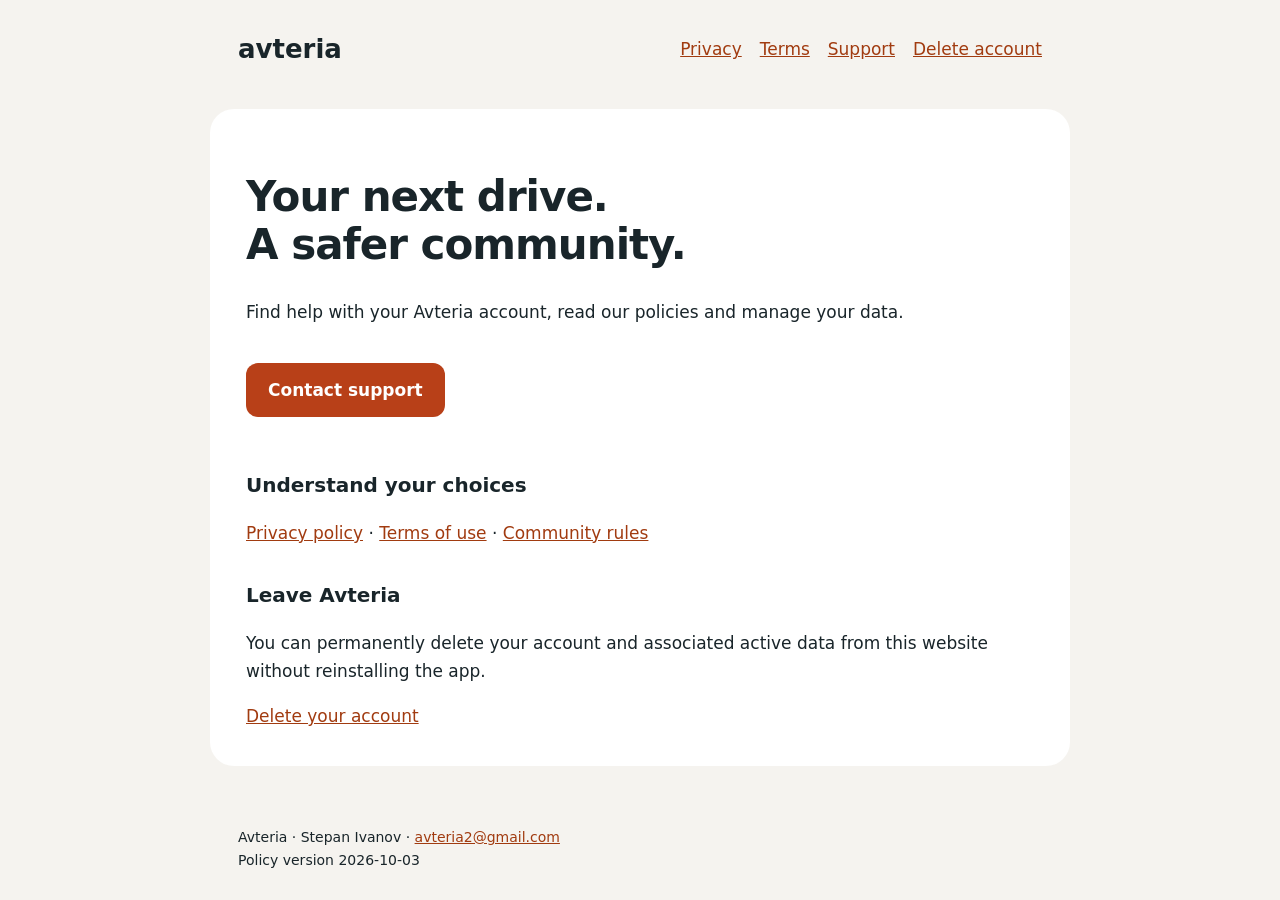
<file: index.html>
<!doctype html>
<html lang="en"><head><meta charset="utf-8"><meta name="viewport" content="width=device-width,initial-scale=1">
<meta name="referrer" content="no-referrer"><meta name="description" content="Avteria account help, privacy and safety information.">
<title>Help &amp; safety | Avteria</title><link rel="stylesheet" href="style.css"></head>
<body><header><a class="brand" href="index.html">avteria</a><nav aria-label="Main navigation"><a href="privacy.html">Privacy</a><a href="terms.html">Terms</a><a href="support.html">Support</a><a href="delete-account.html">Delete account</a></nav></header>
<main><h1>Your next drive.<br>A safer community.</h1><p>Find help with your Avteria account, read our policies and manage your data.</p><p><a class="button" href="support.html">Contact support</a></p><h2>Understand your choices</h2><p><a href="privacy.html">Privacy policy</a> · <a href="terms.html">Terms of use</a> · <a href="community.html">Community rules</a></p><h2>Leave Avteria</h2><p>You can permanently delete your account and associated active data from this website without reinstalling the app.</p><a href="delete-account.html">Delete your account</a></main><footer>Avteria · Stepan Ivanov · <a href="mailto:avteria2@gmail.com">avteria2@gmail.com</a><br>Policy version 2026-10-03</footer></body></html>
</file>
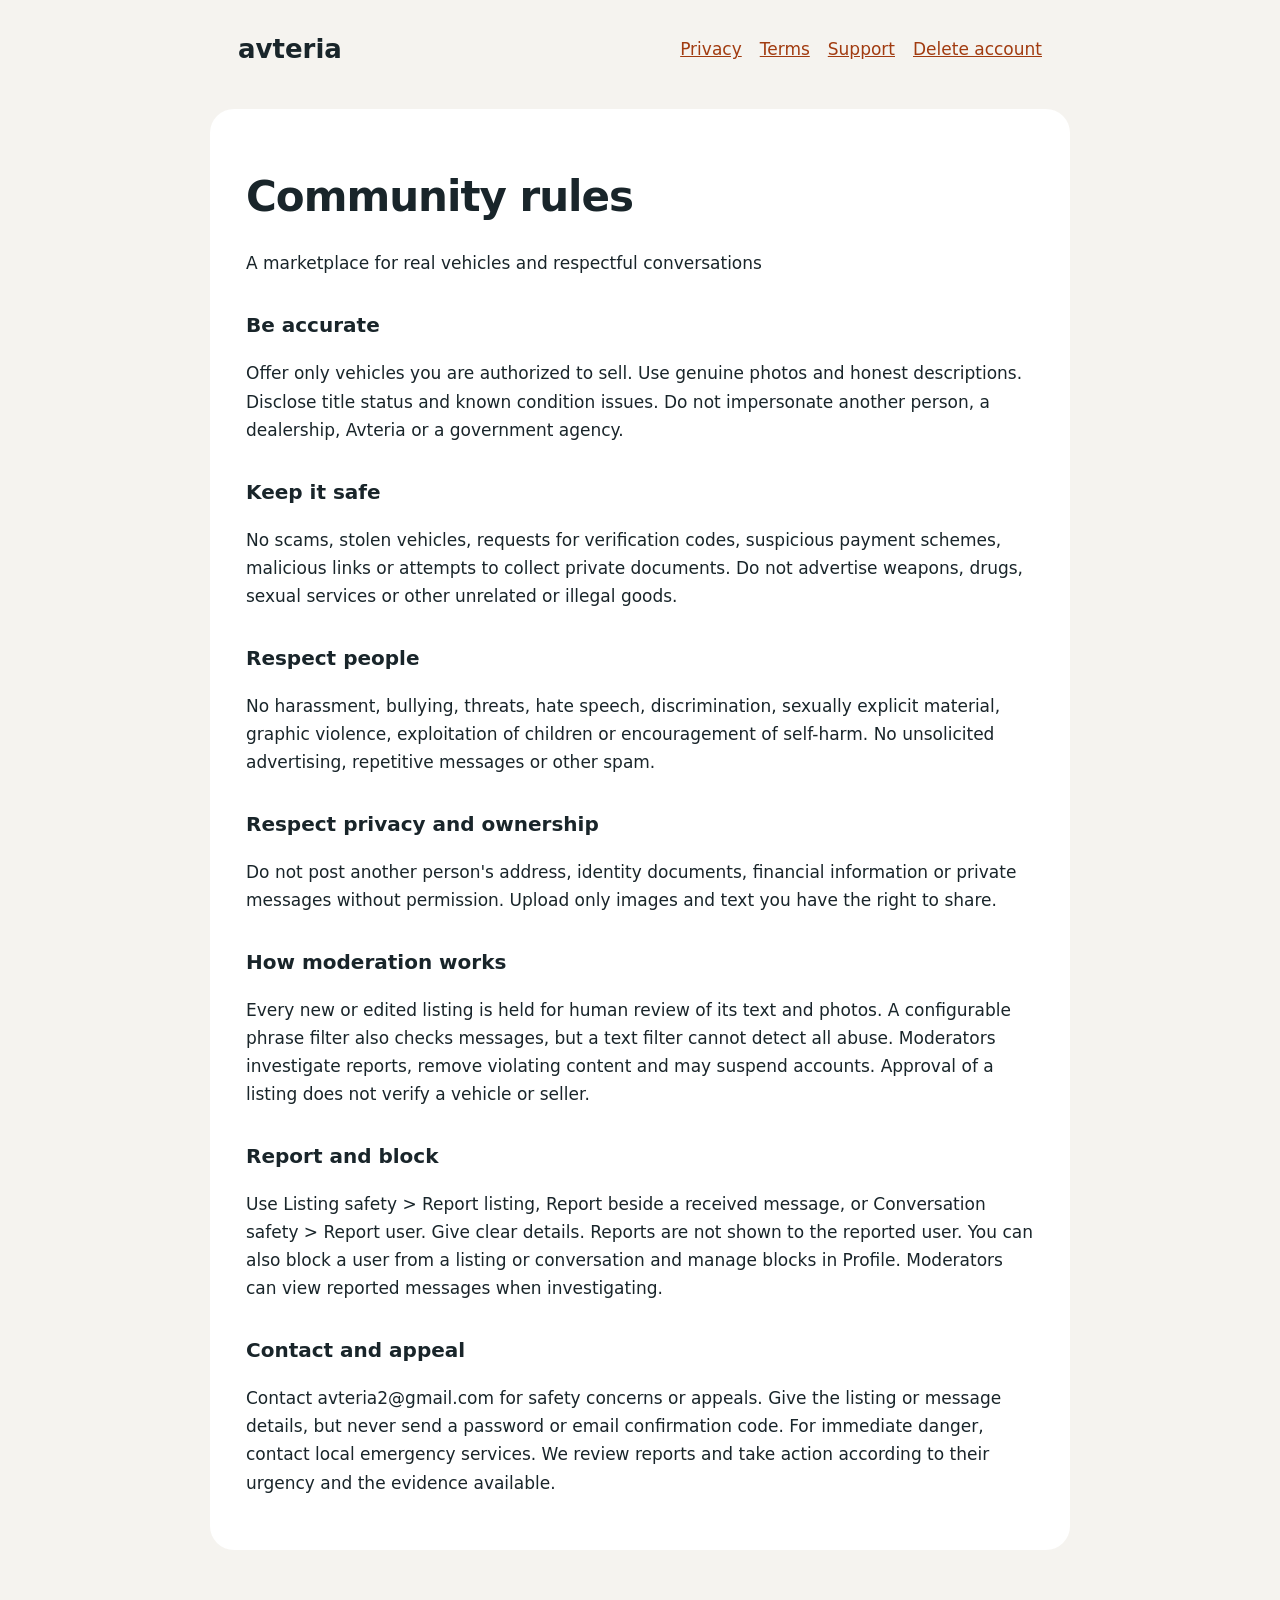
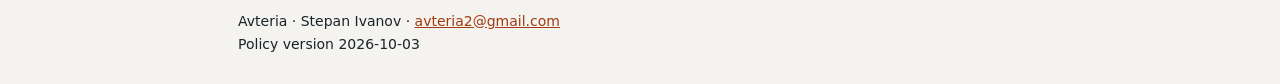
<file: community.html>
<!doctype html>
<html lang="en"><head><meta charset="utf-8"><meta name="viewport" content="width=device-width,initial-scale=1">
<meta name="referrer" content="no-referrer"><meta name="description" content="Avteria account help, privacy and safety information.">
<title>Community rules | Avteria</title><link rel="stylesheet" href="style.css"></head>
<body><header><a class="brand" href="index.html">avteria</a><nav aria-label="Main navigation"><a href="privacy.html">Privacy</a><a href="terms.html">Terms</a><a href="support.html">Support</a><a href="delete-account.html">Delete account</a></nav></header>
<main><h1>Community rules</h1><p>A marketplace for real vehicles and respectful conversations</p><h2>Be accurate</h2><p>Offer only vehicles you are authorized to sell. Use genuine photos and honest descriptions. Disclose title status and known condition issues. Do not impersonate another person, a dealership, Avteria or a government agency.</p><h2>Keep it safe</h2><p>No scams, stolen vehicles, requests for verification codes, suspicious payment schemes, malicious links or attempts to collect private documents. Do not advertise weapons, drugs, sexual services or other unrelated or illegal goods.</p><h2>Respect people</h2><p>No harassment, bullying, threats, hate speech, discrimination, sexually explicit material, graphic violence, exploitation of children or encouragement of self-harm. No unsolicited advertising, repetitive messages or other spam.</p><h2>Respect privacy and ownership</h2><p>Do not post another person&#x27;s address, identity documents, financial information or private messages without permission. Upload only images and text you have the right to share.</p><h2>How moderation works</h2><p>Every new or edited listing is held for human review of its text and photos. A configurable phrase filter also checks messages, but a text filter cannot detect all abuse. Moderators investigate reports, remove violating content and may suspend accounts. Approval of a listing does not verify a vehicle or seller.</p><h2>Report and block</h2><p>Use Listing safety &gt; Report listing, Report beside a received message, or Conversation safety &gt; Report user. Give clear details. Reports are not shown to the reported user. You can also block a user from a listing or conversation and manage blocks in Profile. Moderators can view reported messages when investigating.</p><h2>Contact and appeal</h2><p>Contact avteria2@gmail.com for safety concerns or appeals. Give the listing or message details, but never send a password or email confirmation code. For immediate danger, contact local emergency services. We review reports and take action according to their urgency and the evidence available.</p></main><footer>Avteria · Stepan Ivanov · <a href="mailto:avteria2@gmail.com">avteria2@gmail.com</a><br>Policy version 2026-10-03</footer></body></html>
</file>
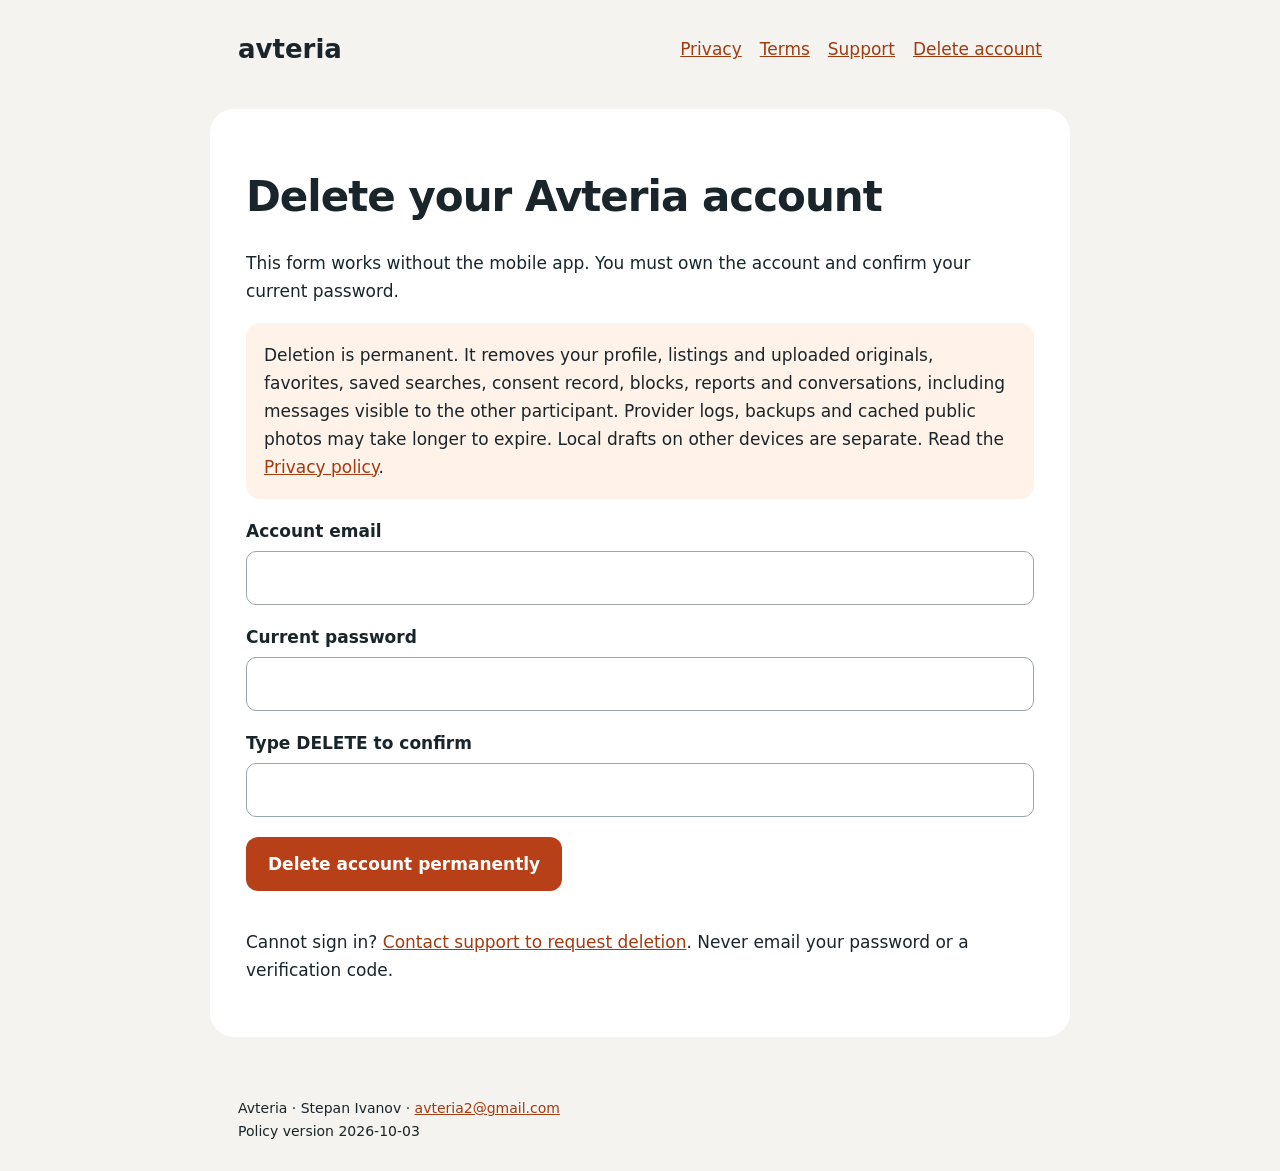
<file: delete-account.html>
<!doctype html>
<html lang="en"><head><meta charset="utf-8"><meta name="viewport" content="width=device-width,initial-scale=1">
<meta name="referrer" content="no-referrer"><meta name="description" content="Avteria account help, privacy and safety information.">
<title>Delete your account | Avteria</title><link rel="stylesheet" href="style.css"></head>
<body><header><a class="brand" href="index.html">avteria</a><nav aria-label="Main navigation"><a href="privacy.html">Privacy</a><a href="terms.html">Terms</a><a href="support.html">Support</a><a href="delete-account.html">Delete account</a></nav></header>
<main><h1>Delete your Avteria account</h1><p>This form works without the mobile app. You must own the account and confirm your current password.</p><div class="note">Deletion is permanent. It removes your profile, listings and uploaded originals, favorites, saved searches, consent record, blocks, reports and conversations, including messages visible to the other participant. Provider logs, backups and cached public photos may take longer to expire. Local drafts on other devices are separate. Read the <a href="privacy.html">Privacy policy</a>.</div><form id="delete-form"><label for="email">Account email</label><input id="email" type="email" autocomplete="username" required maxlength="254"><label for="password">Current password</label><input id="password" type="password" autocomplete="current-password" required maxlength="4096"><label for="confirmation">Type DELETE to confirm</label><input id="confirmation" autocomplete="off" spellcheck="false" pattern="DELETE" required><button id="submit" type="submit">Delete account permanently</button></form><p id="status" role="status" aria-live="polite"></p><p>Cannot sign in? <a href="support.html">Contact support to request deletion</a>. Never email your password or a verification code.</p><noscript>Enable JavaScript to use the form, or email avteria2@gmail.com from your registered address to request deletion.</noscript></main><footer>Avteria · Stepan Ivanov · <a href="mailto:avteria2@gmail.com">avteria2@gmail.com</a><br>Policy version 2026-10-03</footer><script src="delete-account.js" defer></script></body></html>
</file>
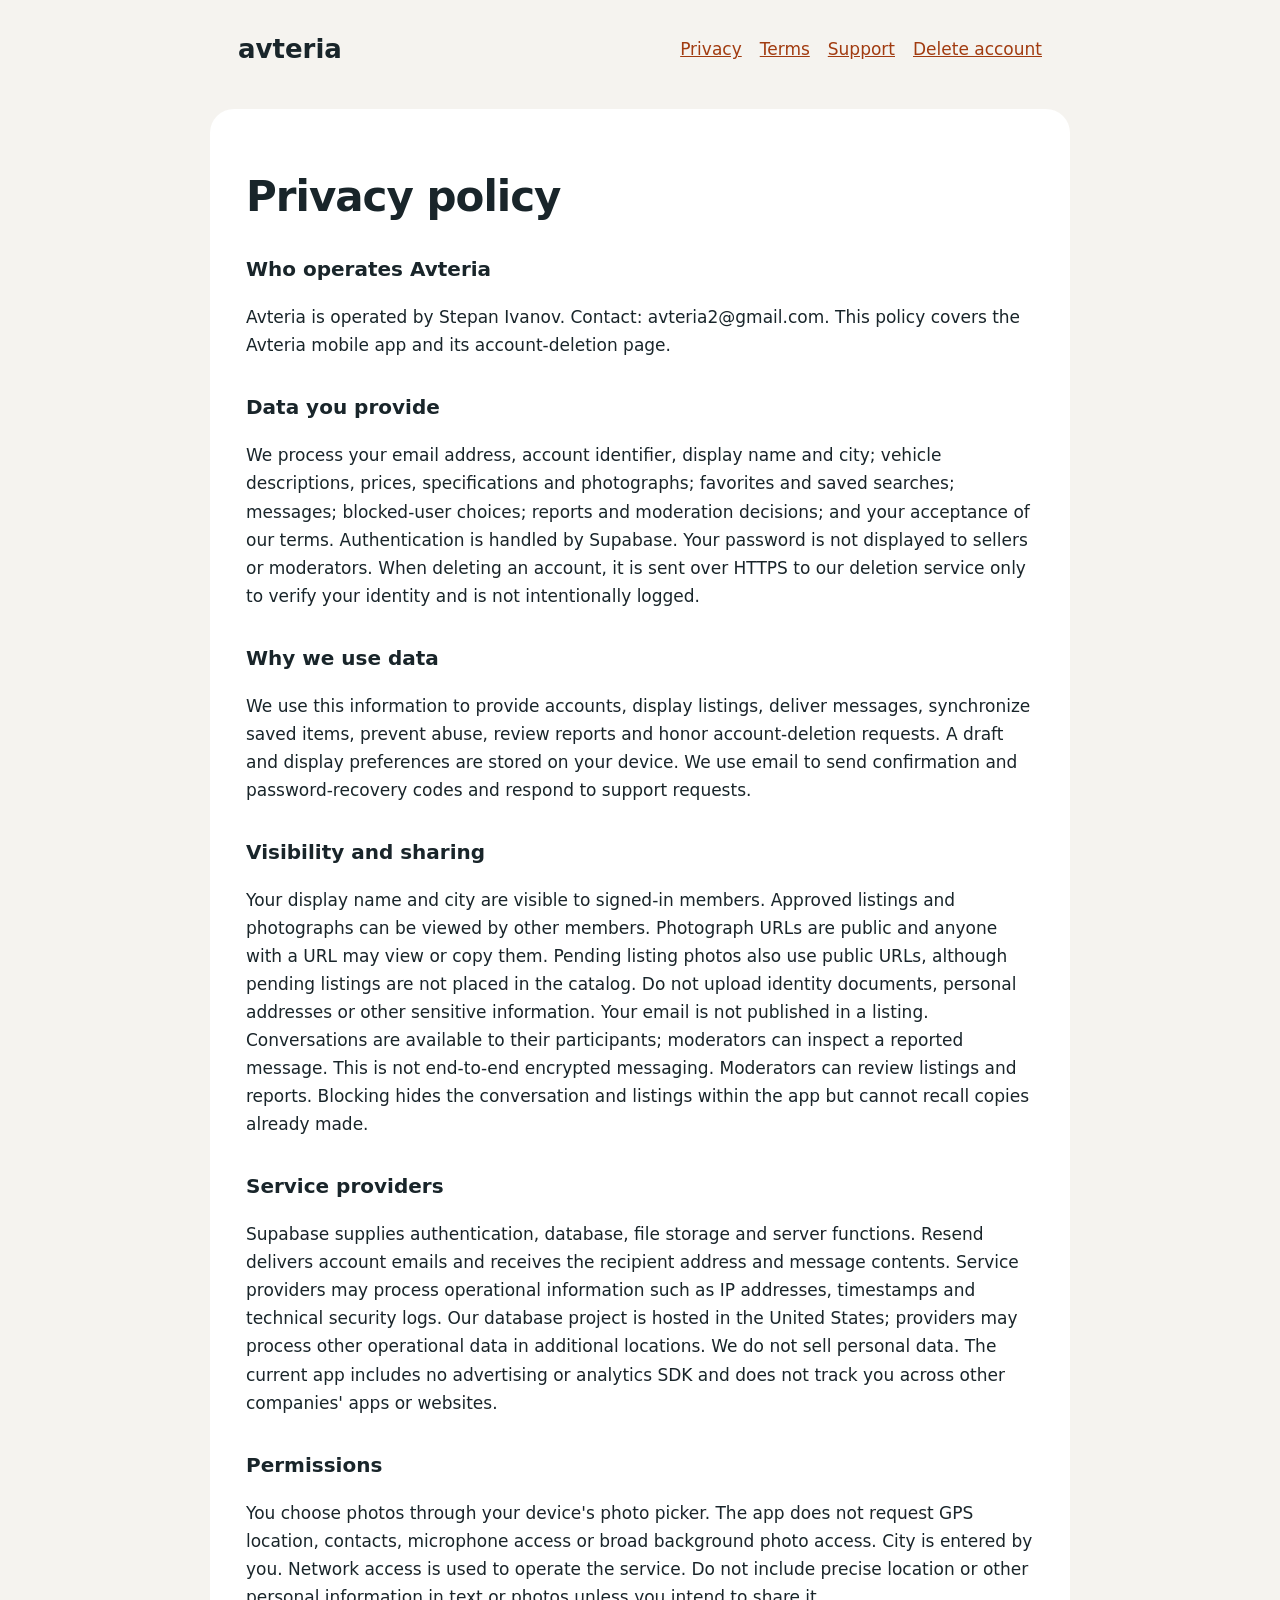
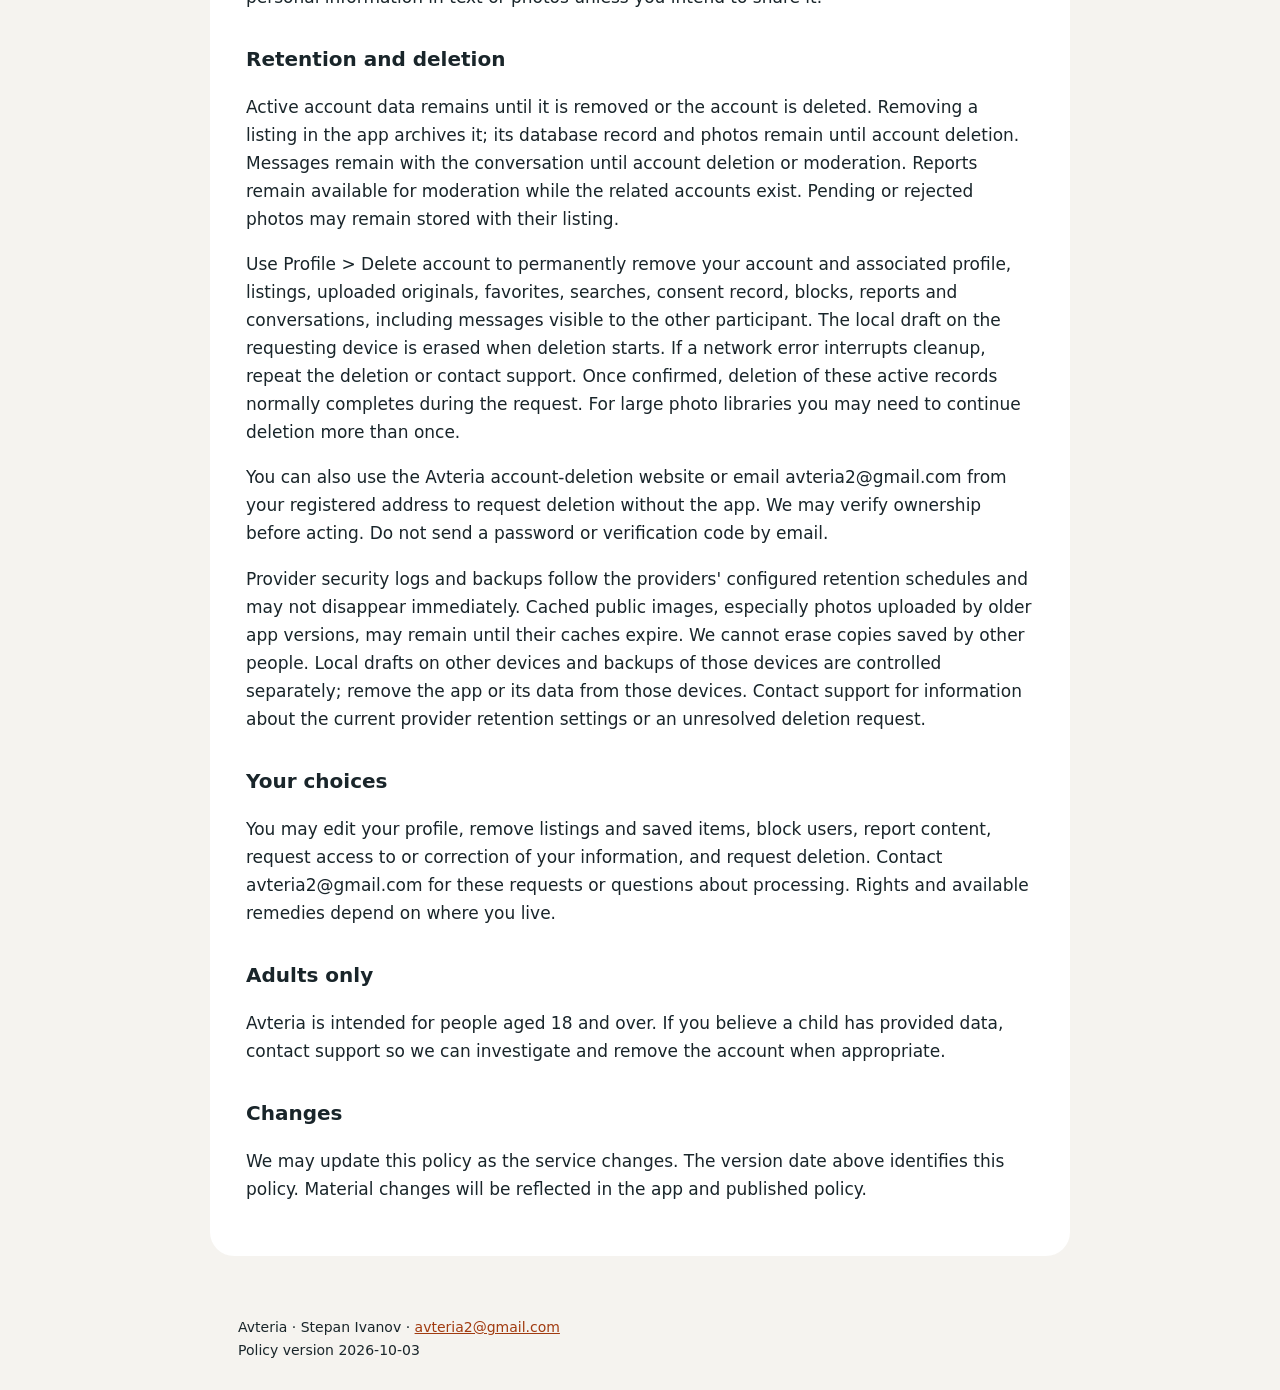
<file: privacy.html>
<!doctype html>
<html lang="en"><head><meta charset="utf-8"><meta name="viewport" content="width=device-width,initial-scale=1">
<meta name="referrer" content="no-referrer"><meta name="description" content="Avteria account help, privacy and safety information.">
<title>Privacy policy | Avteria</title><link rel="stylesheet" href="style.css"></head>
<body><header><a class="brand" href="index.html">avteria</a><nav aria-label="Main navigation"><a href="privacy.html">Privacy</a><a href="terms.html">Terms</a><a href="support.html">Support</a><a href="delete-account.html">Delete account</a></nav></header>
<main><h1>Privacy policy</h1><h2>Who operates Avteria</h2><p>Avteria is operated by Stepan Ivanov. Contact: avteria2@gmail.com. This policy covers the Avteria mobile app and its account-deletion page.</p><h2>Data you provide</h2><p>We process your email address, account identifier, display name and city; vehicle descriptions, prices, specifications and photographs; favorites and saved searches; messages; blocked-user choices; reports and moderation decisions; and your acceptance of our terms. Authentication is handled by Supabase. Your password is not displayed to sellers or moderators. When deleting an account, it is sent over HTTPS to our deletion service only to verify your identity and is not intentionally logged.</p><h2>Why we use data</h2><p>We use this information to provide accounts, display listings, deliver messages, synchronize saved items, prevent abuse, review reports and honor account-deletion requests. A draft and display preferences are stored on your device. We use email to send confirmation and password-recovery codes and respond to support requests.</p><h2>Visibility and sharing</h2><p>Your display name and city are visible to signed-in members. Approved listings and photographs can be viewed by other members. Photograph URLs are public and anyone with a URL may view or copy them. Pending listing photos also use public URLs, although pending listings are not placed in the catalog. Do not upload identity documents, personal addresses or other sensitive information. Your email is not published in a listing. Conversations are available to their participants; moderators can inspect a reported message. This is not end-to-end encrypted messaging. Moderators can review listings and reports. Blocking hides the conversation and listings within the app but cannot recall copies already made.</p><h2>Service providers</h2><p>Supabase supplies authentication, database, file storage and server functions. Resend delivers account emails and receives the recipient address and message contents. Service providers may process operational information such as IP addresses, timestamps and technical security logs. Our database project is hosted in the United States; providers may process other operational data in additional locations. We do not sell personal data. The current app includes no advertising or analytics SDK and does not track you across other companies&#x27; apps or websites.</p><h2>Permissions</h2><p>You choose photos through your device&#x27;s photo picker. The app does not request GPS location, contacts, microphone access or broad background photo access. City is entered by you. Network access is used to operate the service. Do not include precise location or other personal information in text or photos unless you intend to share it.</p><h2>Retention and deletion</h2><p>Active account data remains until it is removed or the account is deleted. Removing a listing in the app archives it; its database record and photos remain until account deletion. Messages remain with the conversation until account deletion or moderation. Reports remain available for moderation while the related accounts exist. Pending or rejected photos may remain stored with their listing.</p><p>Use Profile &gt; Delete account to permanently remove your account and associated profile, listings, uploaded originals, favorites, searches, consent record, blocks, reports and conversations, including messages visible to the other participant. The local draft on the requesting device is erased when deletion starts. If a network error interrupts cleanup, repeat the deletion or contact support. Once confirmed, deletion of these active records normally completes during the request. For large photo libraries you may need to continue deletion more than once.</p><p>You can also use the Avteria account-deletion website or email avteria2@gmail.com from your registered address to request deletion without the app. We may verify ownership before acting. Do not send a password or verification code by email.</p><p>Provider security logs and backups follow the providers&#x27; configured retention schedules and may not disappear immediately. Cached public images, especially photos uploaded by older app versions, may remain until their caches expire. We cannot erase copies saved by other people. Local drafts on other devices and backups of those devices are controlled separately; remove the app or its data from those devices. Contact support for information about the current provider retention settings or an unresolved deletion request.</p><h2>Your choices</h2><p>You may edit your profile, remove listings and saved items, block users, report content, request access to or correction of your information, and request deletion. Contact avteria2@gmail.com for these requests or questions about processing. Rights and available remedies depend on where you live.</p><h2>Adults only</h2><p>Avteria is intended for people aged 18 and over. If you believe a child has provided data, contact support so we can investigate and remove the account when appropriate.</p><h2>Changes</h2><p>We may update this policy as the service changes. The version date above identifies this policy. Material changes will be reflected in the app and published policy.</p></main><footer>Avteria · Stepan Ivanov · <a href="mailto:avteria2@gmail.com">avteria2@gmail.com</a><br>Policy version 2026-10-03</footer></body></html>
</file>
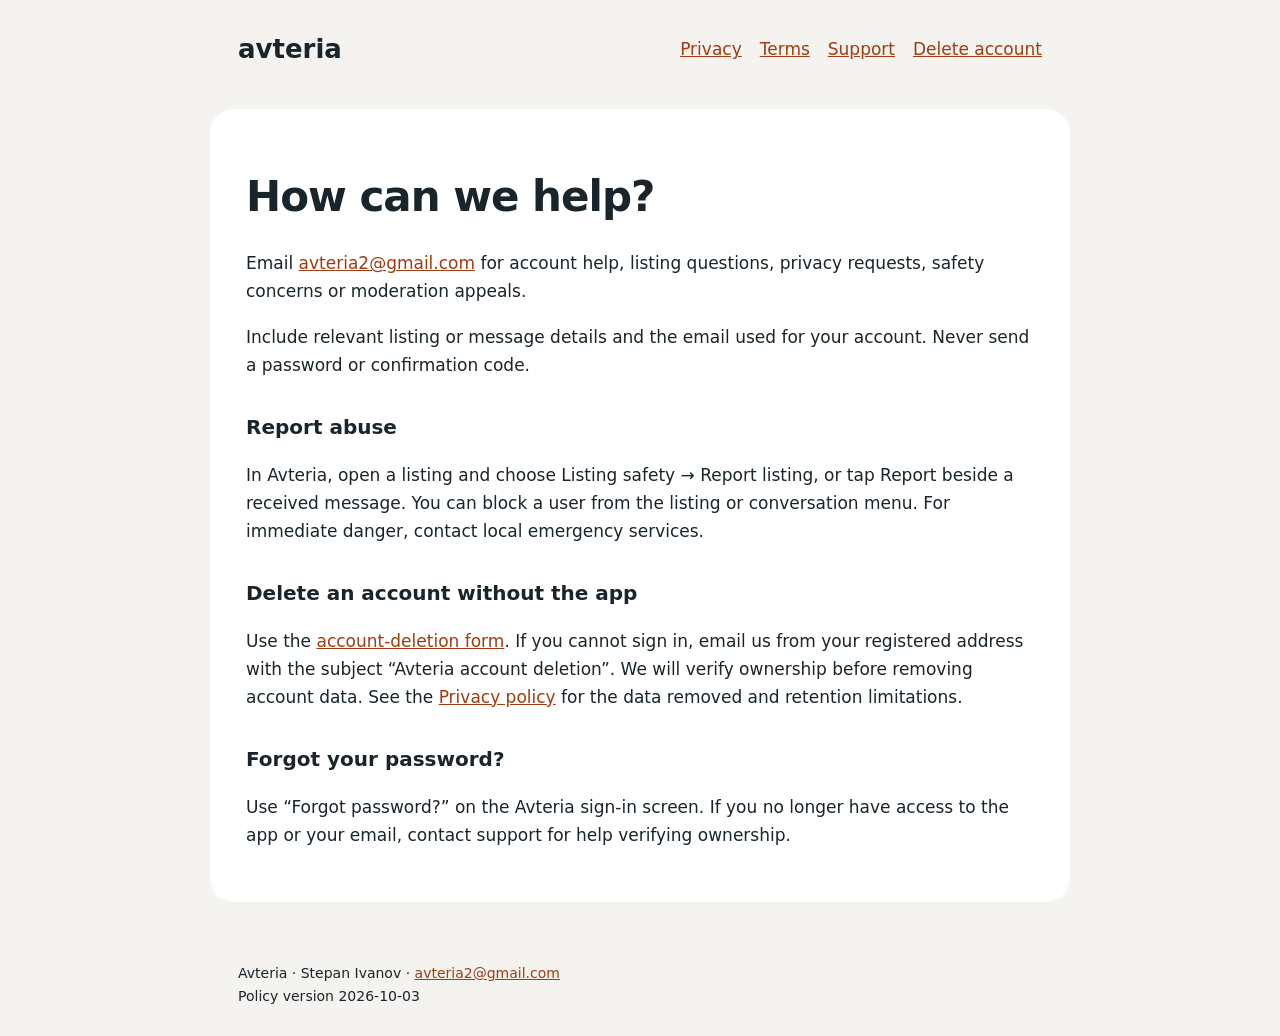
<file: support.html>
<!doctype html>
<html lang="en"><head><meta charset="utf-8"><meta name="viewport" content="width=device-width,initial-scale=1">
<meta name="referrer" content="no-referrer"><meta name="description" content="Avteria account help, privacy and safety information.">
<title>Help &amp; support | Avteria</title><link rel="stylesheet" href="style.css"></head>
<body><header><a class="brand" href="index.html">avteria</a><nav aria-label="Main navigation"><a href="privacy.html">Privacy</a><a href="terms.html">Terms</a><a href="support.html">Support</a><a href="delete-account.html">Delete account</a></nav></header>
<main><h1>How can we help?</h1><p>Email <a href="mailto:avteria2@gmail.com">avteria2@gmail.com</a> for account help, listing questions, privacy requests, safety concerns or moderation appeals.</p><p>Include relevant listing or message details and the email used for your account. Never send a password or confirmation code.</p><h2>Report abuse</h2><p>In Avteria, open a listing and choose Listing safety → Report listing, or tap Report beside a received message. You can block a user from the listing or conversation menu. For immediate danger, contact local emergency services.</p><h2>Delete an account without the app</h2><p>Use the <a href="delete-account.html">account-deletion form</a>. If you cannot sign in, email us from your registered address with the subject “Avteria account deletion”. We will verify ownership before removing account data. See the <a href="privacy.html">Privacy policy</a> for the data removed and retention limitations.</p><h2>Forgot your password?</h2><p>Use “Forgot password?” on the Avteria sign-in screen. If you no longer have access to the app or your email, contact support for help verifying ownership.</p></main><footer>Avteria · Stepan Ivanov · <a href="mailto:avteria2@gmail.com">avteria2@gmail.com</a><br>Policy version 2026-10-03</footer></body></html>
</file>
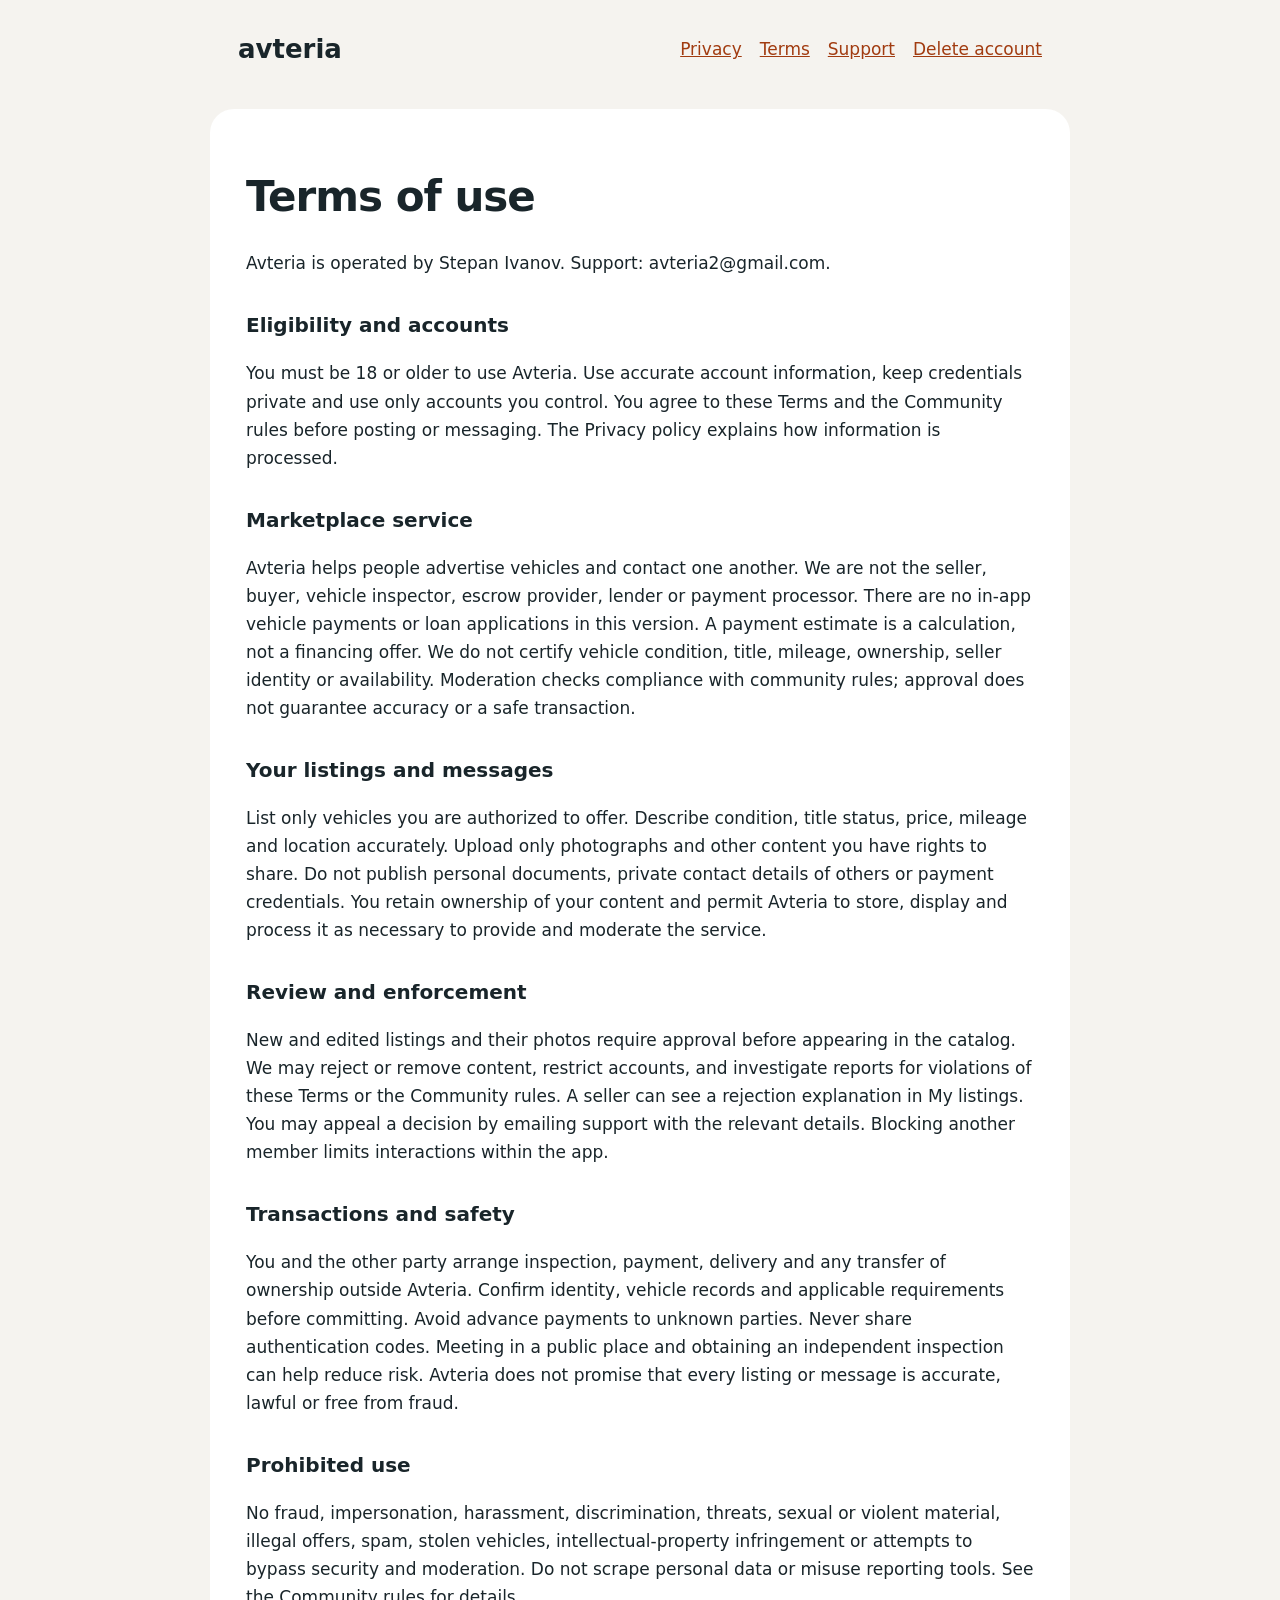
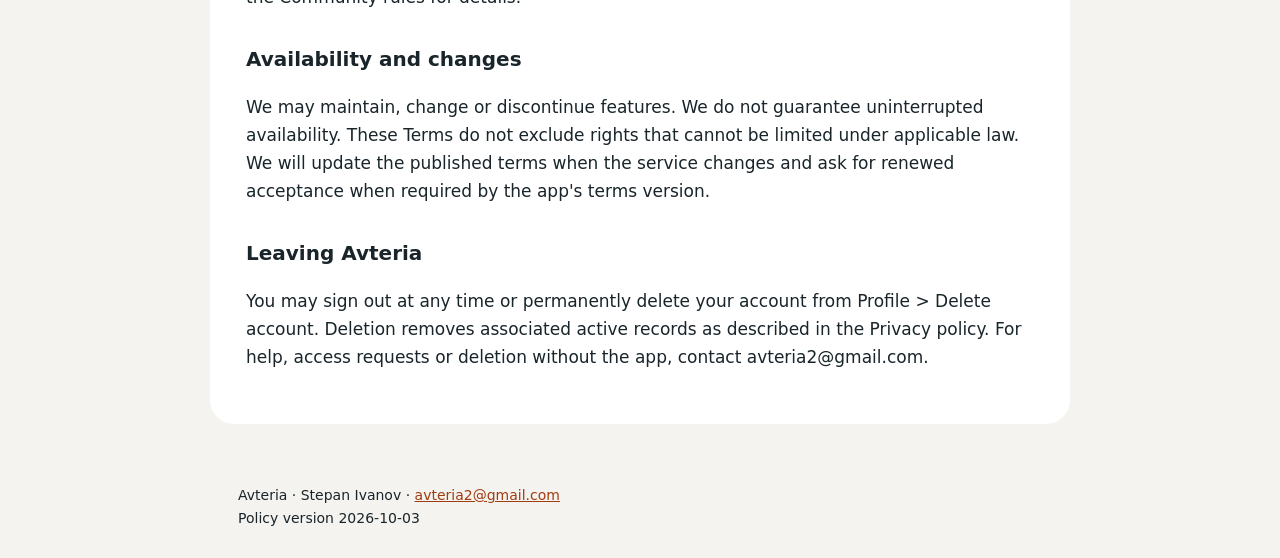
<file: terms.html>
<!doctype html>
<html lang="en"><head><meta charset="utf-8"><meta name="viewport" content="width=device-width,initial-scale=1">
<meta name="referrer" content="no-referrer"><meta name="description" content="Avteria account help, privacy and safety information.">
<title>Terms of use | Avteria</title><link rel="stylesheet" href="style.css"></head>
<body><header><a class="brand" href="index.html">avteria</a><nav aria-label="Main navigation"><a href="privacy.html">Privacy</a><a href="terms.html">Terms</a><a href="support.html">Support</a><a href="delete-account.html">Delete account</a></nav></header>
<main><h1>Terms of use</h1><p>Avteria is operated by Stepan Ivanov. Support: avteria2@gmail.com.</p><h2>Eligibility and accounts</h2><p>You must be 18 or older to use Avteria. Use accurate account information, keep credentials private and use only accounts you control. You agree to these Terms and the Community rules before posting or messaging. The Privacy policy explains how information is processed.</p><h2>Marketplace service</h2><p>Avteria helps people advertise vehicles and contact one another. We are not the seller, buyer, vehicle inspector, escrow provider, lender or payment processor. There are no in-app vehicle payments or loan applications in this version. A payment estimate is a calculation, not a financing offer. We do not certify vehicle condition, title, mileage, ownership, seller identity or availability. Moderation checks compliance with community rules; approval does not guarantee accuracy or a safe transaction.</p><h2>Your listings and messages</h2><p>List only vehicles you are authorized to offer. Describe condition, title status, price, mileage and location accurately. Upload only photographs and other content you have rights to share. Do not publish personal documents, private contact details of others or payment credentials. You retain ownership of your content and permit Avteria to store, display and process it as necessary to provide and moderate the service.</p><h2>Review and enforcement</h2><p>New and edited listings and their photos require approval before appearing in the catalog. We may reject or remove content, restrict accounts, and investigate reports for violations of these Terms or the Community rules. A seller can see a rejection explanation in My listings. You may appeal a decision by emailing support with the relevant details. Blocking another member limits interactions within the app.</p><h2>Transactions and safety</h2><p>You and the other party arrange inspection, payment, delivery and any transfer of ownership outside Avteria. Confirm identity, vehicle records and applicable requirements before committing. Avoid advance payments to unknown parties. Never share authentication codes. Meeting in a public place and obtaining an independent inspection can help reduce risk. Avteria does not promise that every listing or message is accurate, lawful or free from fraud.</p><h2>Prohibited use</h2><p>No fraud, impersonation, harassment, discrimination, threats, sexual or violent material, illegal offers, spam, stolen vehicles, intellectual-property infringement or attempts to bypass security and moderation. Do not scrape personal data or misuse reporting tools. See the Community rules for details.</p><h2>Availability and changes</h2><p>We may maintain, change or discontinue features. We do not guarantee uninterrupted availability. These Terms do not exclude rights that cannot be limited under applicable law. We will update the published terms when the service changes and ask for renewed acceptance when required by the app&#x27;s terms version.</p><h2>Leaving Avteria</h2><p>You may sign out at any time or permanently delete your account from Profile &gt; Delete account. Deletion removes associated active records as described in the Privacy policy. For help, access requests or deletion without the app, contact avteria2@gmail.com.</p></main><footer>Avteria · Stepan Ivanov · <a href="mailto:avteria2@gmail.com">avteria2@gmail.com</a><br>Policy version 2026-10-03</footer></body></html>
</file>
<file: style.css>
*{box-sizing:border-box}body{margin:0;background:#f5f3ef;color:#19252a;font:17px/1.65 system-ui,sans-serif}header,main,footer{max-width:860px;margin:auto;padding:28px}header{display:flex;gap:22px;align-items:center;justify-content:space-between;flex-wrap:wrap}header a.brand{font-size:26px;font-weight:850;text-decoration:none;color:#19252a}nav{display:flex;gap:18px;flex-wrap:wrap}a{color:#a13b10}main{background:#fff;border-radius:24px;margin:10px auto 32px;padding:36px}h1{font-size:clamp(28px,5vw,42px);line-height:1.15;letter-spacing:-1px}h2{font-size:20px;margin-top:32px}p{overflow-wrap:anywhere}button,input{font:inherit}label{display:block;margin:18px 0 6px;font-weight:600}input{padding:12px;width:100%;border:1px solid #9ca7aa;border-radius:10px}button,.button{display:inline-block;padding:13px 22px;border:0;border-radius:12px;background:#b84018;color:#fff;font-weight:700;cursor:pointer;text-decoration:none;margin:20px 0}button:disabled{opacity:.6;cursor:wait}.note{background:#fff2e8;padding:18px;border-radius:14px}footer{font-size:14px}#status{white-space:pre-wrap}input:focus,button:focus,a:focus{outline:3px solid #ea8957;outline-offset:3px}@media(max-width:600px){main{margin:0 12px;padding:24px}header,footer{padding:22px}}
</file>
